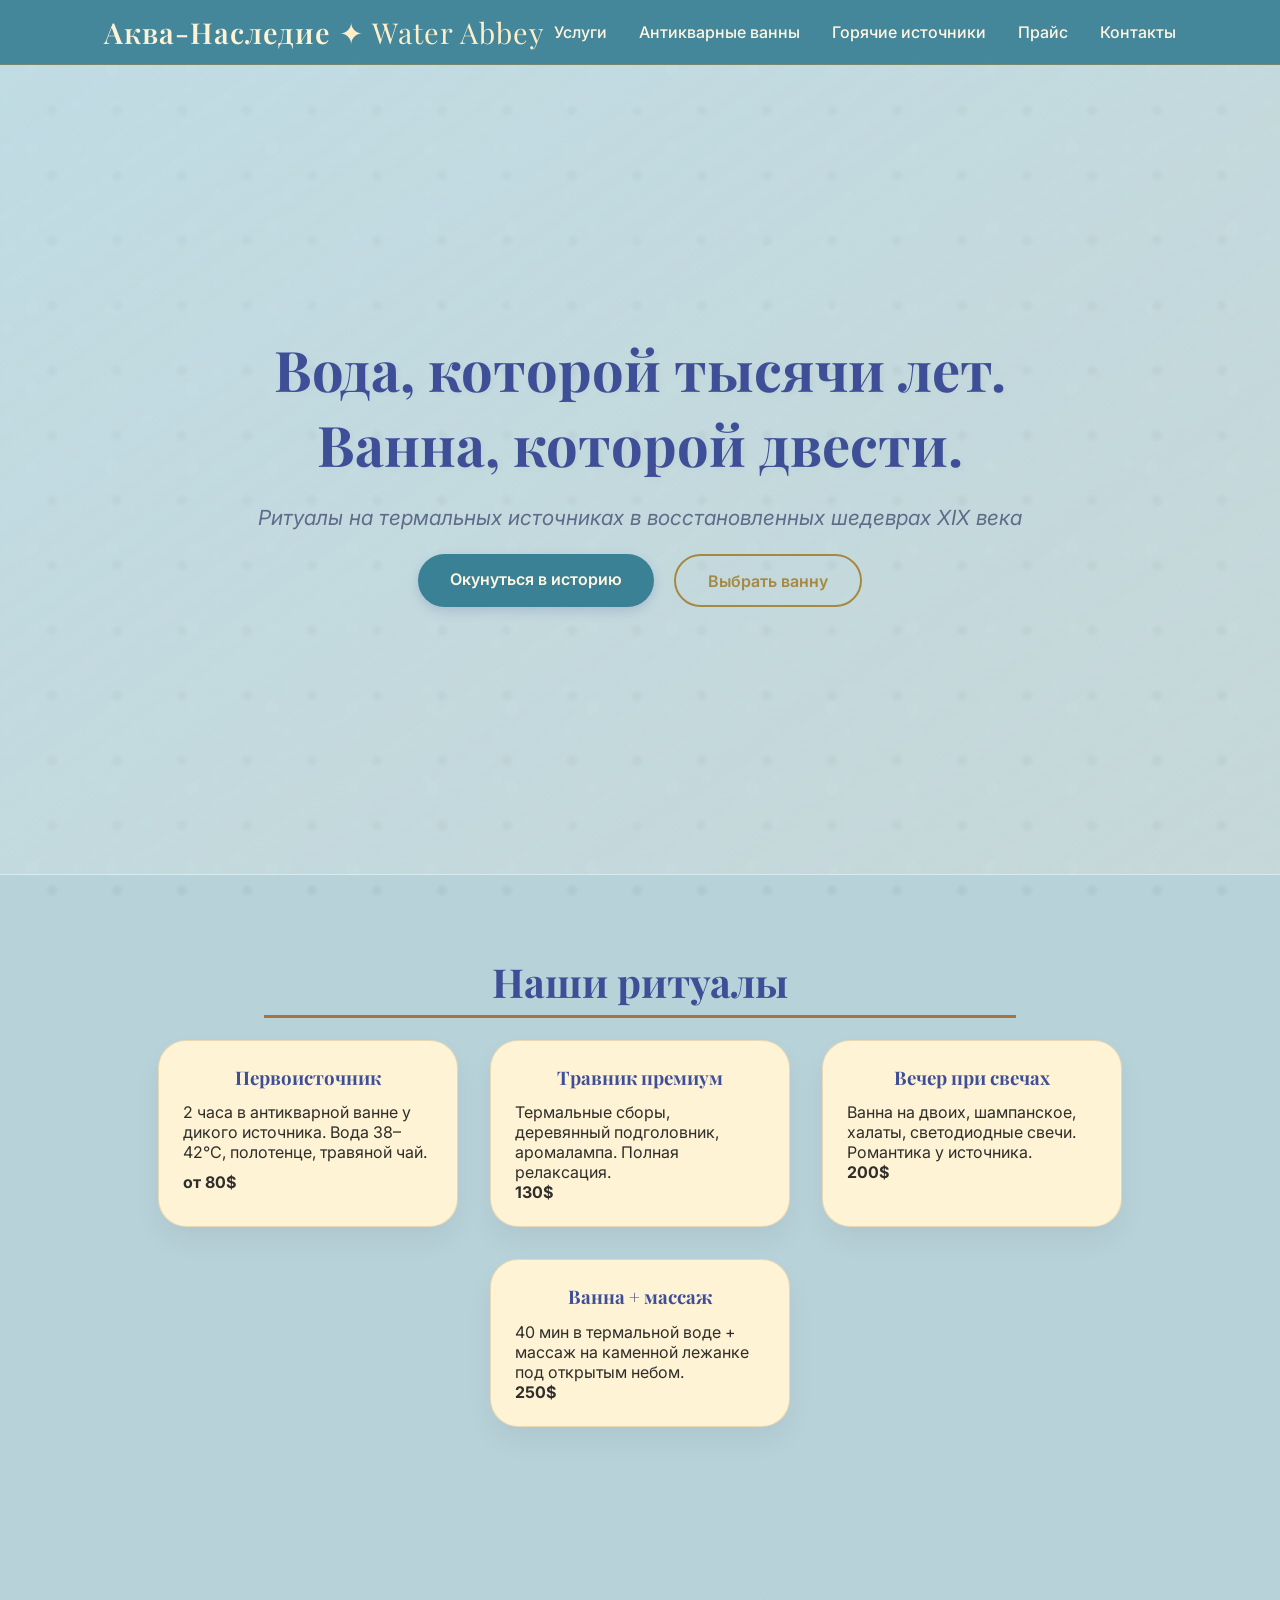
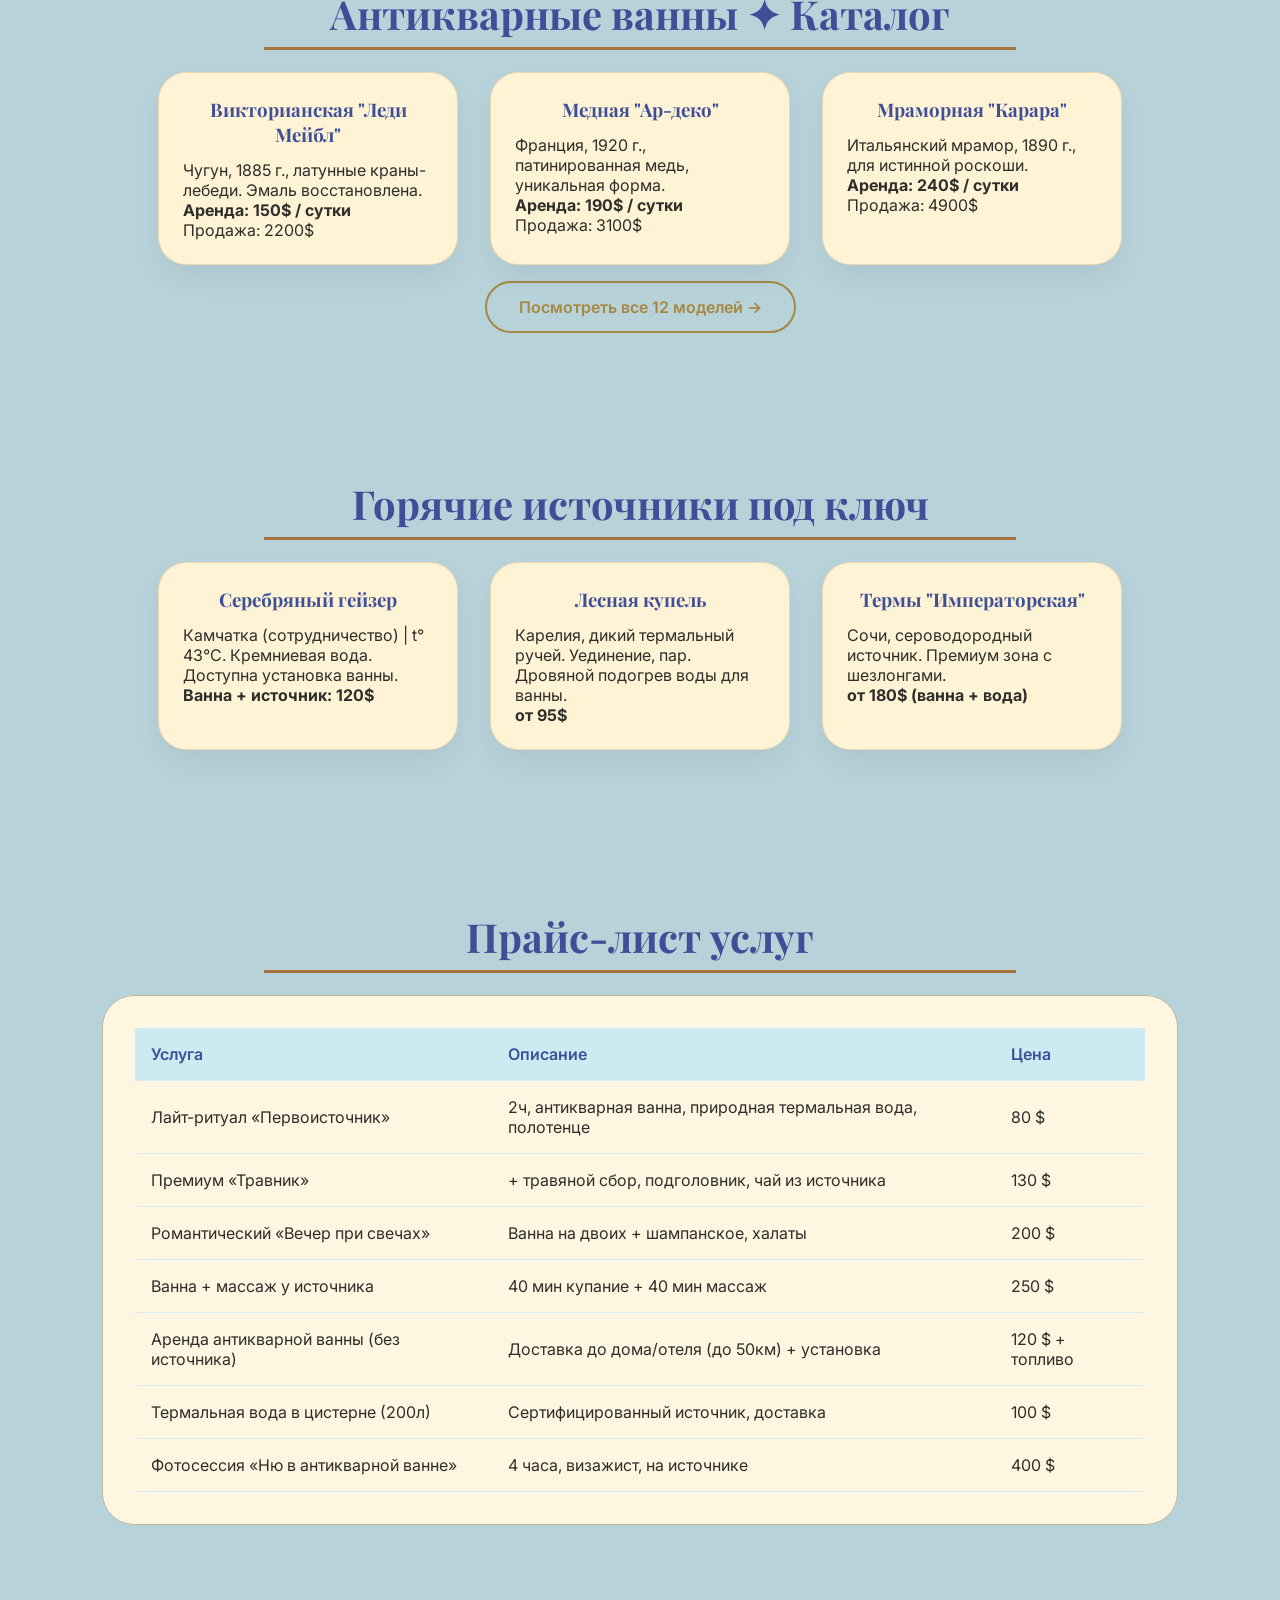
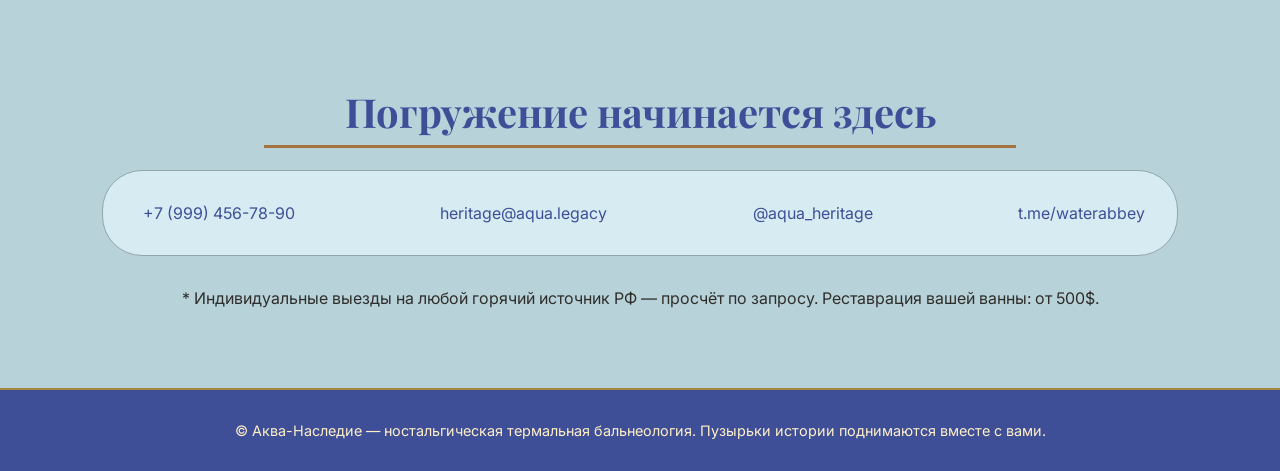
<file: index.html>
<!DOCTYPE html>
<html lang="ru">
<head>
    <meta charset="UTF-8">
    <meta name="viewport" content="width=device-width, initial-scale=1.0, user-scalable=yes">
    <title>Аква-Наследие | Антикварные ванны и горячие источники</title>
    <link href="https://fonts.googleapis.com/css2?family=Playfair+Display:ital,wght@0,400;0,500;0,600;0,700;1,400&family=Inter:opsz,wght@14..32,300;14..32,400;14..32,500;14..32,600&display=swap" rel="stylesheet">
    <link rel="stylesheet" href="style.css">

    <!-- Yandex.Metrika counter -->
    <script type="text/javascript">
        (function(m,e,t,r,i,k,a){
            m[i]=m[i]||function(){(m[i].a=m[i].a||[]).push(arguments)};
            m[i].l=1*new Date();
            for (var j = 0; j < document.scripts.length; j++) {if (document.scripts[j].src === r) { return; }}
            k=e.createElement(t),a=e.getElementsByTagName(t)[0],k.async=1,k.src=r,a.parentNode.insertBefore(k,a)
        })(window, document,'script','https://mc.yandex.ru/metrika/tag.js?id=110040824', 'ym');

        ym(110040824, 'init', {ssr:true, webvisor:true, clickmap:true, ecommerce:"dataLayer", referrer: document.referrer, url: location.href, accurateTrackBounce:true, trackLinks:true});
    </script>
    <noscript><div><img src="https://mc.yandex.ru/watch/110040824" style="position:absolute; left:-9999px;" alt="" /></div></noscript>
    <!-- /Yandex.Metrika counter -->
    
</head>
<body>

<!-- Фоновая текстура воды -->
<div class="water-texture"></div>

<!-- Контейнер для мыльных пузырей -->
<div id="bubbleContainer" class="bubble-container"></div>

<div class="content">
    <header class="site-header">
        <div class="header-container">
            <a href="/" class="logo">Аква-Наследие <span>✦ Water Abbey</span></a>
            <nav>
                <ul class="nav-list">
                    <li><a href="#services">Услуги</a></li>
                    <li><a href="#baths">Антикварные ванны</a></li>
                    <li><a href="#springs">Горячие источники</a></li>
                    <li><a href="#prices">Прайс</a></li>
                    <li><a href="#contacts">Контакты</a></li>
                </ul>
            </nav>
        </div>
    </header>

    <section class="hero" id="hero">
        <h1 class="hero-title">Вода, которой тысячи лет.<br> Ванна, которой двести.</h1>
        <p class="hero-sub">Ритуалы на термальных источниках в восстановленных шедеврах XIX века</p>
        <div class="btn-group">
            <a href="#services" class="btn btn-primary">Окунуться в историю</a>
            <a href="#baths" class="btn btn-outline">Выбрать ванну</a>
        </div>
    </section>

    <section id="services">
        <h2 class="section-title">Наши ритуалы</h2>
        <div class="cards-grid">
            <div class="card"><i class="fas fa-hot-tub"></i><h3>Первоисточник</h3><p>2 часа в антикварной ванне у дикого источника. Вода 38–42°C, полотенце, травяной чай.</p><p style="margin-top:10px;"><strong>от 80$</strong></p></div>
            <div class="card"><i class="fas fa-feather-alt"></i><h3>Травник премиум</h3><p>Термальные сборы, деревянный подголовник, аромалампа. Полная релаксация.</p><p><strong>130$</strong></p></div>
            <div class="card"><i class="fas fa-wine-bottle"></i><h3>Вечер при свечах</h3><p>Ванна на двоих, шампанское, халаты, светодиодные свечи. Романтика у источника.</p><p><strong>200$</strong></p></div>
            <div class="card"><i class="fas fa-hand-spa"></i><h3>Ванна + массаж</h3><p>40 мин в термальной воде + массаж на каменной лежанке под открытым небом.</p><p><strong>250$</strong></p></div>
        </div>
    </section>

    <section id="baths">
        <h2 class="section-title">Антикварные ванны ✦ Каталог</h2>
        <div class="cards-grid">
            <div class="card"><i class="fas fa-bath"></i><h3>Викторианская "Леди Мейбл"</h3><p>Чугун, 1885 г., латунные краны-лебеди. Эмаль восстановлена.</p><p><strong>Аренда: 150$ / сутки</strong><br>Продажа: 2200$</p></div>
            <div class="card"><i class="fas fa-crown"></i><h3>Медная "Ар-деко"</h3><p>Франция, 1920 г., патинированная медь, уникальная форма.</p><p><strong>Аренда: 190$ / сутки</strong><br>Продажа: 3100$</p></div>
            <div class="card"><i class="fas fa-gem"></i><h3>Мраморная "Карара"</h3><p>Итальянский мрамор, 1890 г., для истинной роскоши.</p><p><strong>Аренда: 240$ / сутки</strong><br>Продажа: 4900$</p></div>
        </div>
        <div style="text-align: center; margin-top: 2rem;"><a href="моделиванн.html" class="btn btn-outline">Посмотреть все 12 моделей →</a></div>
    </section>

    <section id="springs">
        <h2 class="section-title">Горячие источники под ключ</h2>
        <div class="cards-grid">
            <div class="card"><i class="fas fa-mountain"></i><h3>Серебряный гейзер</h3><p>Камчатка (сотрудничество) | t° 43°C. Кремниевая вода. Доступна установка ванны.</p><p><strong>Ванна + источник: 120$</strong></p></div>
            <div class="card"><i class="fas fa-tree"></i><h3>Лесная купель</h3><p>Карелия, дикий термальный ручей. Уединение, пар. Дровяной подогрев воды для ванны.</p><p><strong>от 95$</strong></p></div>
            <div class="card"><i class="fas fa-water"></i><h3>Термы "Императорская"</h3><p>Сочи, сероводородный источник. Премиум зона с шезлонгами.</p><p><strong>от 180$ (ванна + вода)</strong></p></div>
        </div>
    </section>

    <section id="prices">
        <h2 class="section-title">Прайс-лист услуг</h2>
        <div class="price-table">
            <table>
                <thead>
                    <tr><th>Услуга</th><th>Описание</th><th>Цена</th></tr>
                </thead>
                <tbody>
                    <tr><td>Лайт-ритуал «Первоисточник»</td><td>2ч, антикварная ванна, природная термальная вода, полотенце</td><td>80 $</td></tr>
                    <tr><td>Премиум «Травник»</td><td>+ травяной сбор, подголовник, чай из источника</td><td>130 $</td></tr>
                    <tr><td>Романтический «Вечер при свечах»</td><td>Ванна на двоих + шампанское, халаты</td><td>200 $</td></tr>
                    <tr><td>Ванна + массаж у источника</td><td>40 мин купание + 40 мин массаж</td><td>250 $</td></tr>
                    <tr><td>Аренда антикварной ванны (без источника)</td><td>Доставка до дома/отеля (до 50км) + установка</td><td>120 $ + топливо</td></tr>
                    <tr><td>Термальная вода в цистерне (200л)</td><td>Сертифицированный источник, доставка</td><td>100 $</td></tr>
                    <tr><td>Фотосессия «Ню в антикварной ванне»</td><td>4 часа, визажист, на источнике</td><td>400 $</td></tr>
                </tbody>
            </table>
        </div>
    </section>

    <section id="contacts">
        <h2 class="section-title">Погружение начинается здесь</h2>
        <div class="contact-info">
            <div><i class="fas fa-phone-alt"></i> +7 (999) 456-78-90</div>
            <div><i class="fas fa-envelope"></i> heritage@aqua.legacy</div>
            <div><i class="fab fa-instagram"></i> @aqua_heritage</div>
            <div><i class="fab fa-telegram"></i> t.me/waterabbey</div>
        </div>
        <p style="margin-top: 2rem; text-align: center;">* Индивидуальные выезды на любой горячий источник РФ — просчёт по запросу. Реставрация вашей ванны: от 500$.</p>
    </section>

    <footer>
        <p>© Аква-Наследие — ностальгическая термальная бальнеология. Пузырьки истории поднимаются вместе с вами.</p>
    </footer>
</div>
<script src="script.js"></script>
</body>
</html>
</file>
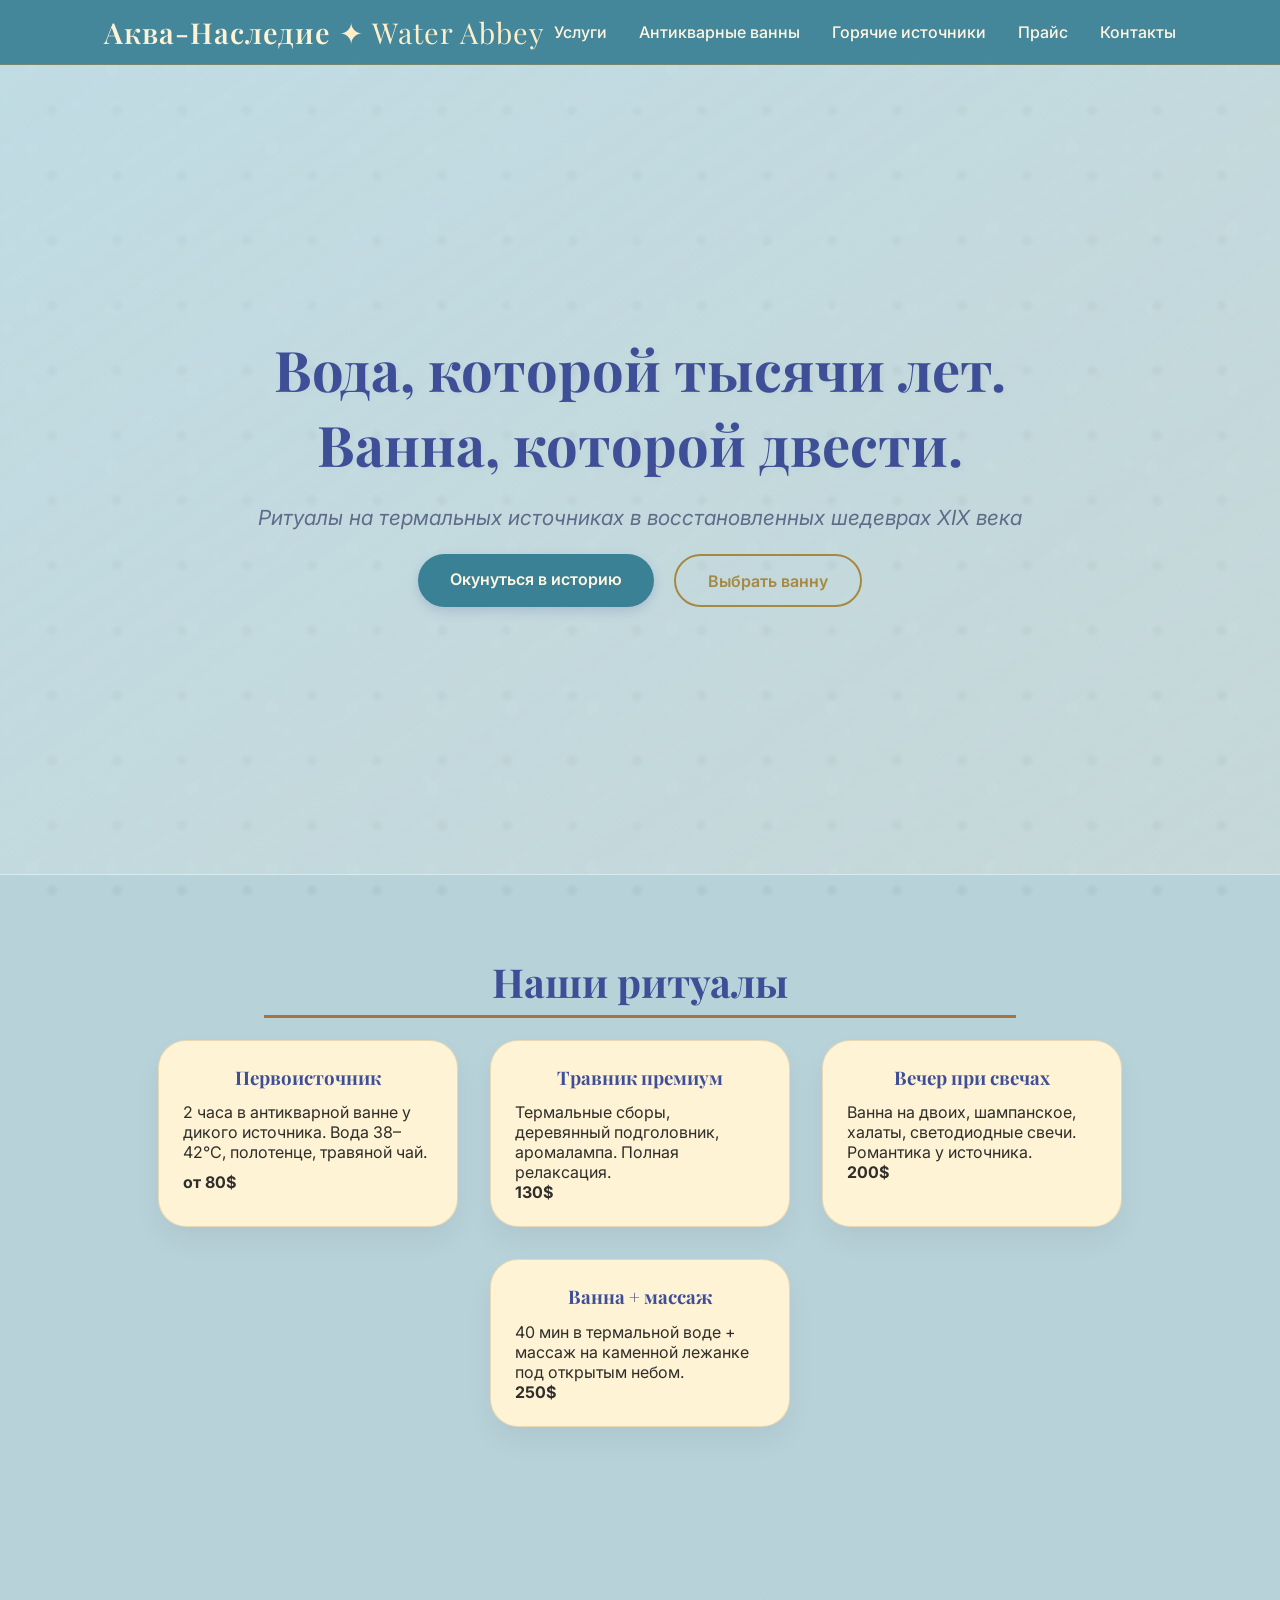
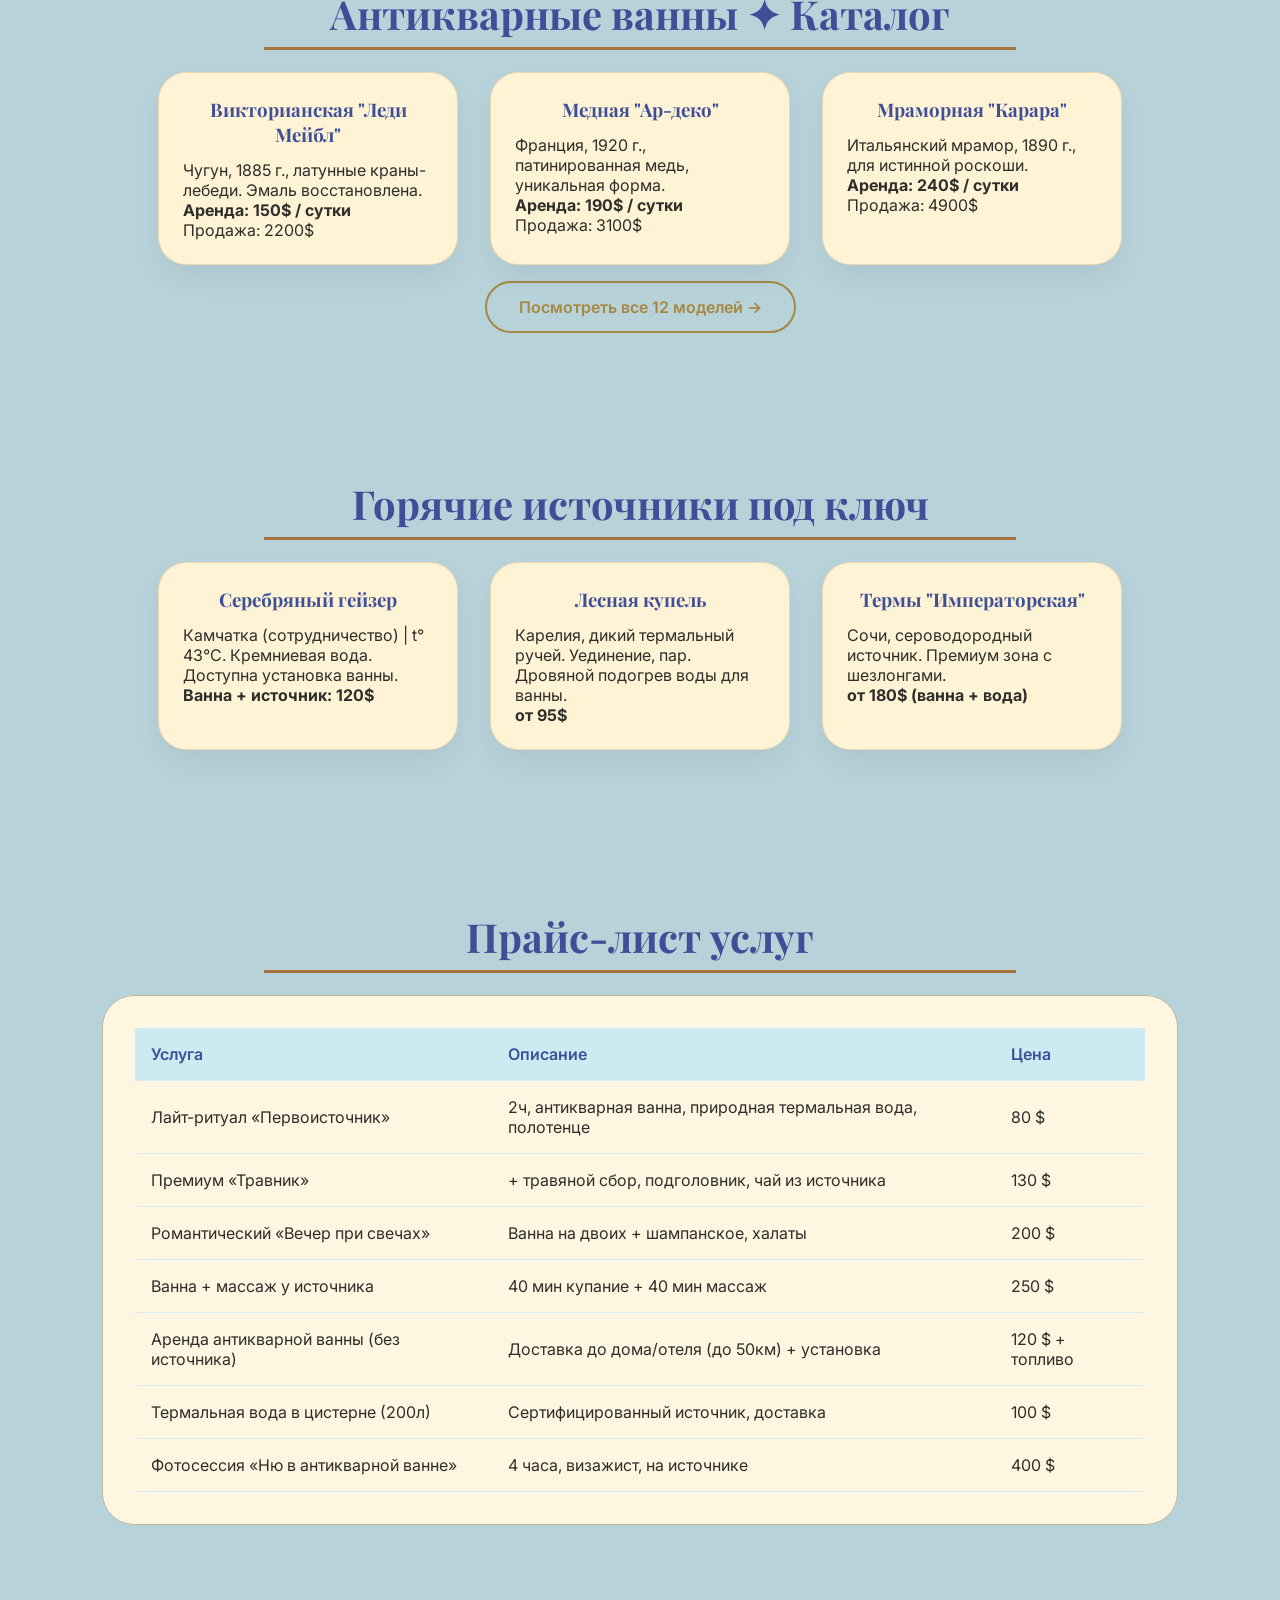
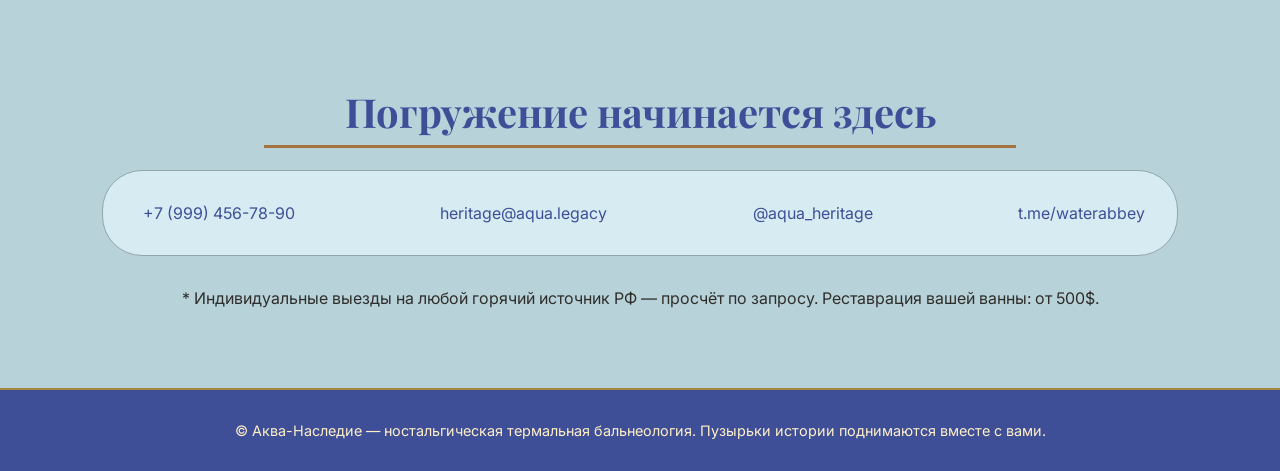
<file: html.html>
<!DOCTYPE html>
<html lang="ru">
<head>
    <meta charset="UTF-8">
    <meta name="viewport" content="width=device-width, initial-scale=1.0, user-scalable=yes">
    <title>Аква-Наследие | Антикварные ванны и горячие источники</title>
    <link href="https://fonts.googleapis.com/css2?family=Playfair+Display:ital,wght@0,400;0,500;0,600;0,700;1,400&family=Inter:opsz,wght@14..32,300;14..32,400;14..32,500;14..32,600&display=swap" rel="stylesheet">
    <link rel="stylesheet" href="style.css">

    <!-- Yandex.Metrika counter -->
    <script type="text/javascript">
        (function(m,e,t,r,i,k,a){
            m[i]=m[i]||function(){(m[i].a=m[i].a||[]).push(arguments)};
            m[i].l=1*new Date();
            for (var j = 0; j < document.scripts.length; j++) {if (document.scripts[j].src === r) { return; }}
            k=e.createElement(t),a=e.getElementsByTagName(t)[0],k.async=1,k.src=r,a.parentNode.insertBefore(k,a)
        })(window, document,'script','https://mc.yandex.ru/metrika/tag.js?id=110040824', 'ym');

        ym(110040824, 'init', {ssr:true, webvisor:true, clickmap:true, ecommerce:"dataLayer", referrer: document.referrer, url: location.href, accurateTrackBounce:true, trackLinks:true});
    </script>
    <noscript><div><img src="https://mc.yandex.ru/watch/110040824" style="position:absolute; left:-9999px;" alt="" /></div></noscript>
    <!-- /Yandex.Metrika counter -->
    
</head>
<body>

<!-- Фоновая текстура воды -->
<div class="water-texture"></div>

<!-- Контейнер для мыльных пузырей -->
<div id="bubbleContainer" class="bubble-container"></div>

<div class="content">
    <header class="site-header">
        <div class="header-container">
            <a href="/" class="logo">Аква-Наследие <span>✦ Water Abbey</span></a>
            <nav>
                <ul class="nav-list">
                    <li><a href="#services">Услуги</a></li>
                    <li><a href="#baths">Антикварные ванны</a></li>
                    <li><a href="#springs">Горячие источники</a></li>
                    <li><a href="#prices">Прайс</a></li>
                    <li><a href="#contacts">Контакты</a></li>
                </ul>
            </nav>
        </div>
    </header>

    <section class="hero" id="hero">
        <h1 class="hero-title">Вода, которой тысячи лет.<br> Ванна, которой двести.</h1>
        <p class="hero-sub">Ритуалы на термальных источниках в восстановленных шедеврах XIX века</p>
        <div class="btn-group">
            <a href="#services" class="btn btn-primary">Окунуться в историю</a>
            <a href="#baths" class="btn btn-outline">Выбрать ванну</a>
        </div>
    </section>

    <section id="services">
        <h2 class="section-title">Наши ритуалы</h2>
        <div class="cards-grid">
            <div class="card"><i class="fas fa-hot-tub"></i><h3>Первоисточник</h3><p>2 часа в антикварной ванне у дикого источника. Вода 38–42°C, полотенце, травяной чай.</p><p style="margin-top:10px;"><strong>от 80$</strong></p></div>
            <div class="card"><i class="fas fa-feather-alt"></i><h3>Травник премиум</h3><p>Термальные сборы, деревянный подголовник, аромалампа. Полная релаксация.</p><p><strong>130$</strong></p></div>
            <div class="card"><i class="fas fa-wine-bottle"></i><h3>Вечер при свечах</h3><p>Ванна на двоих, шампанское, халаты, светодиодные свечи. Романтика у источника.</p><p><strong>200$</strong></p></div>
            <div class="card"><i class="fas fa-hand-spa"></i><h3>Ванна + массаж</h3><p>40 мин в термальной воде + массаж на каменной лежанке под открытым небом.</p><p><strong>250$</strong></p></div>
        </div>
    </section>

    <section id="baths">
        <h2 class="section-title">Антикварные ванны ✦ Каталог</h2>
        <div class="cards-grid">
            <div class="card"><i class="fas fa-bath"></i><h3>Викторианская "Леди Мейбл"</h3><p>Чугун, 1885 г., латунные краны-лебеди. Эмаль восстановлена.</p><p><strong>Аренда: 150$ / сутки</strong><br>Продажа: 2200$</p></div>
            <div class="card"><i class="fas fa-crown"></i><h3>Медная "Ар-деко"</h3><p>Франция, 1920 г., патинированная медь, уникальная форма.</p><p><strong>Аренда: 190$ / сутки</strong><br>Продажа: 3100$</p></div>
            <div class="card"><i class="fas fa-gem"></i><h3>Мраморная "Карара"</h3><p>Итальянский мрамор, 1890 г., для истинной роскоши.</p><p><strong>Аренда: 240$ / сутки</strong><br>Продажа: 4900$</p></div>
        </div>
        <div style="text-align: center; margin-top: 2rem;"><a href="моделиванн.html" class="btn btn-outline">Посмотреть все 12 моделей →</a></div>
    </section>

    <section id="springs">
        <h2 class="section-title">Горячие источники под ключ</h2>
        <div class="cards-grid">
            <div class="card"><i class="fas fa-mountain"></i><h3>Серебряный гейзер</h3><p>Камчатка (сотрудничество) | t° 43°C. Кремниевая вода. Доступна установка ванны.</p><p><strong>Ванна + источник: 120$</strong></p></div>
            <div class="card"><i class="fas fa-tree"></i><h3>Лесная купель</h3><p>Карелия, дикий термальный ручей. Уединение, пар. Дровяной подогрев воды для ванны.</p><p><strong>от 95$</strong></p></div>
            <div class="card"><i class="fas fa-water"></i><h3>Термы "Императорская"</h3><p>Сочи, сероводородный источник. Премиум зона с шезлонгами.</p><p><strong>от 180$ (ванна + вода)</strong></p></div>
        </div>
    </section>

    <section id="prices">
        <h2 class="section-title">Прайс-лист услуг</h2>
        <div class="price-table">
            <table>
                <thead>
                    <tr><th>Услуга</th><th>Описание</th><th>Цена</th></tr>
                </thead>
                <tbody>
                    <tr><td>Лайт-ритуал «Первоисточник»</td><td>2ч, антикварная ванна, природная термальная вода, полотенце</td><td>80 $</td></tr>
                    <tr><td>Премиум «Травник»</td><td>+ травяной сбор, подголовник, чай из источника</td><td>130 $</td></tr>
                    <tr><td>Романтический «Вечер при свечах»</td><td>Ванна на двоих + шампанское, халаты</td><td>200 $</td></tr>
                    <tr><td>Ванна + массаж у источника</td><td>40 мин купание + 40 мин массаж</td><td>250 $</td></tr>
                    <tr><td>Аренда антикварной ванны (без источника)</td><td>Доставка до дома/отеля (до 50км) + установка</td><td>120 $ + топливо</td></tr>
                    <tr><td>Термальная вода в цистерне (200л)</td><td>Сертифицированный источник, доставка</td><td>100 $</td></tr>
                    <tr><td>Фотосессия «Ню в антикварной ванне»</td><td>4 часа, визажист, на источнике</td><td>400 $</td></tr>
                </tbody>
            </table>
        </div>
    </section>

    <section id="contacts">
        <h2 class="section-title">Погружение начинается здесь</h2>
        <div class="contact-info">
            <div><i class="fas fa-phone-alt"></i> +7 (999) 456-78-90</div>
            <div><i class="fas fa-envelope"></i> heritage@aqua.legacy</div>
            <div><i class="fab fa-instagram"></i> @aqua_heritage</div>
            <div><i class="fab fa-telegram"></i> t.me/waterabbey</div>
        </div>
        <p style="margin-top: 2rem; text-align: center;">* Индивидуальные выезды на любой горячий источник РФ — просчёт по запросу. Реставрация вашей ванны: от 500$.</p>
    </section>

    <footer>
        <p>© Аква-Наследие — ностальгическая термальная бальнеология. Пузырьки истории поднимаются вместе с вами.</p>
    </footer>
</div>
<script src="script.js"></script>
</body>
</html>
</file>
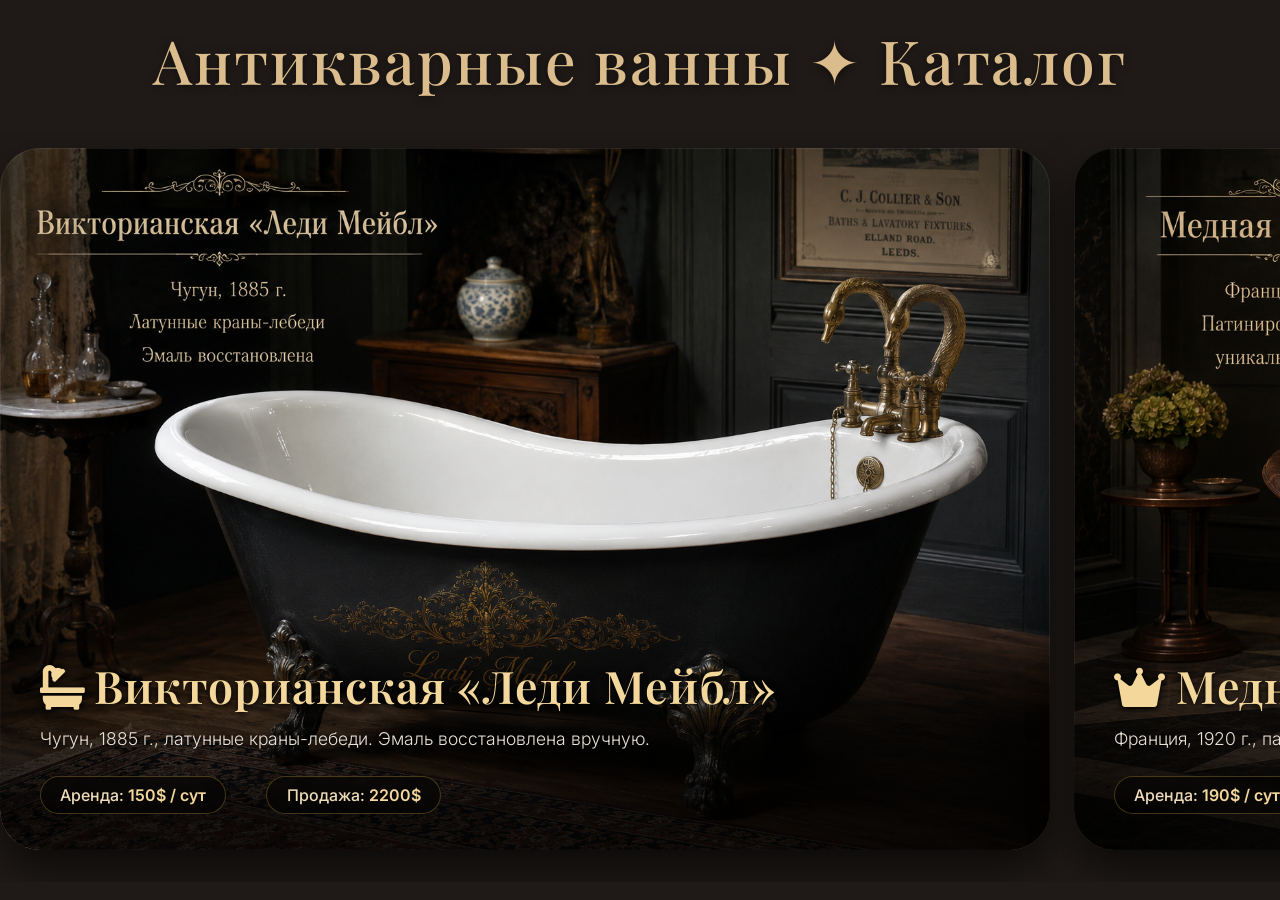
<file: моделиванн.html>
<!DOCTYPE html>
<html lang="ru">
<head>
    <meta charset="UTF-8">
    <meta name="viewport" content="width=device-width, initial-scale=1.0, user-scalable=yes">
    <title>Аква-Наследие | Антикварные ванны и горячие источники</title>
    <link href="https://fonts.googleapis.com/css2?family=Playfair+Display:ital,wght@0,400;0,500;0,600;0,700;1,400&family=Inter:opsz,wght@14..32,300;14..32,400;14..32,500;14..32,600&display=swap" rel="stylesheet">
    <link rel="stylesheet" href="https://cdnjs.cloudflare.com/ajax/libs/font-awesome/6.0.0-beta3/css/all.min.css">

    <!-- Yandex.Metrika counter -->
    <script type="text/javascript">
        (function(m,e,t,r,i,k,a){
            m[i]=m[i]||function(){(m[i].a=m[i].a||[]).push(arguments)};
            m[i].l=1*new Date();
            for (var j = 0; j < document.scripts.length; j++) {if (document.scripts[j].src === r) { return; }}
            k=e.createElement(t),a=e.getElementsByTagName(t)[0],k.async=1,k.src=r,a.parentNode.insertBefore(k,a)
        })(window, document,'script','https://mc.yandex.ru/metrika/tag.js?id=110040824', 'ym');

        ym(110040824, 'init', {ssr:true, webvisor:true, clickmap:true, ecommerce:"dataLayer", referrer: document.referrer, url: location.href, accurateTrackBounce:true, trackLinks:true});
    </script>
    <noscript><div><img src="https://mc.yandex.ru/watch/110040824" style="position:absolute; left:-9999px;" alt="" /></div></noscript>
    <!-- /Yandex.Metrika counter -->
    
    <style>
        body {
            margin: 0;
            padding: 0;
            background: #1a1a1a;
            font-family: 'Inter', sans-serif;
            color: #f0ede8;
            overflow-x: hidden;
        }

        #baths {
            height: 100vh;
            display: flex;
            flex-direction: column;
            justify-content: center;
            background: #1f1a17;
            position: relative;
        }

        .section-title {
            font-family: 'Playfair Display', serif;
            font-size: clamp(2.2rem, 5vw, 3.8rem);
            font-weight: 500;
            text-align: center;
            margin: 0 0 2rem 0;
            color: #dbbc8c;
            letter-spacing: 0.03em;
            text-shadow: 0 2px 8px rgba(0,0,0,0.5);
        }

        .cards-scroll {
            display: flex;
            gap: 1.5rem;
            overflow-x: auto;
            scroll-snap-type: x mandatory;
            -webkit-overflow-scrolling: touch;
            padding: 1rem 3rem 2rem 3rem;
            scroll-behavior: smooth;
            scrollbar-width: thin;
            scrollbar-color: #dbbc8c #2a211c;
        }

        .cards-scroll::-webkit-scrollbar {
            height: 8px;
        }
        .cards-scroll::-webkit-scrollbar-track {
            background: #2a211c;
            border-radius: 4px;
        }
        .cards-scroll::-webkit-scrollbar-thumb {
            background: #dbbc8c;
            border-radius: 4px;
        }

        .card {
            flex: 0 0 82vw;
            height: 78vh;
            border-radius: 2.5rem;
            scroll-snap-align: start;
            position: relative;
            background-size: cover;
            background-position: center;
            background-repeat: no-repeat;
            display: flex;
            align-items: flex-end;
            justify-content: flex-start;
            box-shadow: 0 20px 40px rgba(0,0,0,0.6), inset 0 0 0 1px rgba(255,255,255,0.08);
            transition: transform 0.3s ease, box-shadow 0.3s ease;
            cursor: pointer;
            overflow: hidden;
        }

        .card:hover {
            transform: translateY(-8px);
            box-shadow: 0 30px 50px rgba(0,0,0,0.8), inset 0 0 0 2px rgba(212, 175, 55, 0.4);
        }

        .card-overlay {
            width: 100%;
            padding: 2.5rem 2.5rem 2.2rem 2.5rem;
            background: linear-gradient(to top, rgba(0,0,0,0.85) 20%, rgba(0,0,0,0.4) 70%, transparent);
            border-radius: 0 0 2.5rem 2.5rem;
            color: #f5ede1;
        }

        .card h3 {
            font-family: 'Playfair Display', serif;
            font-size: clamp(1.8rem, 4vw, 2.8rem);
            font-weight: 600;
            margin: 0 0 0.7rem 0;
            color: #f3d79b;
            letter-spacing: 0.02em;
            text-shadow: 0 2px 6px black;
        }

        .card .desc {
            font-size: 1.1rem;
            font-weight: 300;
            margin: 0 0 1.5rem 0;
            max-width: 65ch;
            line-height: 1.5;
            opacity: 0.95;
            text-shadow: 0 1px 4px black;
        }

        .card .pricing {
            display: flex;
            gap: 2.5rem;
            flex-wrap: wrap;
            font-size: 1rem;
        }

        .card .pricing span {
            background: rgba(0,0,0,0.5);
            backdrop-filter: blur(6px);
            padding: 0.5rem 1.2rem;
            border-radius: 2rem;
            border: 1px solid rgba(212, 175, 55, 0.3);
            color: #eedbba;
            font-weight: 500;
        }

        .card .pricing strong {
            color: #f3d79b;
            font-weight: 600;
        }

        @media (max-width: 768px) {
            .card {
                flex: 0 0 88vw;
                height: 75vh;
                border-radius: 2rem;
            }
            .cards-scroll {
                padding: 0.5rem 1.5rem 1.5rem 1.5rem;
                gap: 1rem;
            }
            .card-overlay {
                padding: 1.8rem 1.5rem 1.5rem 1.5rem;
            }
        }
    </style>
</head>
<body>
    <section id="baths">
        <h2 class="section-title">Антикварные ванны ✦ Каталог</h2>
        <div class="cards-scroll" id="cardsContainer">
            <div class="card" style="background-image: url('images/bath_1.png');">
                <div class="card-overlay">
                    <h3><i class="fas fa-bath" style="margin-right: 0.5rem;"></i>Викторианская «Леди Мейбл»</h3>
                    <p class="desc">Чугун, 1885 г., латунные краны-лебеди. Эмаль восстановлена вручную.</p>
                    <div class="pricing"><span>Аренда: <strong>150$ / сут</strong></span><span>Продажа: <strong>2200$</strong></span></div>
                </div>
            </div>
            <div class="card" style="background-image: url('images/bath_2.png');">
                <div class="card-overlay">
                    <h3><i class="fas fa-crown"></i> Медная «Ар-деко»</h3>
                    <p class="desc">Франция, 1920 г., патинированная медь, уникальная геометричная форма.</p>
                    <div class="pricing"><span>Аренда: <strong>190$ / сут</strong></span><span>Продажа: <strong>3100$</strong></span></div>
                </div>
            </div>
            <div class="card" style="background-image: url('images/bath_3.png');">
                <div class="card-overlay">
                    <h3><i class="fas fa-gem"></i> Мраморная «Карара»</h3>
                    <p class="desc">Итальянский мрамор, 1890 г., для истинной роскоши и вечности.</p>
                    <div class="pricing"><span>Аренда: <strong>240$ / сут</strong></span><span>Продажа: <strong>4900$</strong></span></div>
                </div>
            </div>
            <div class="card" style="background-image: url('images/bath_4.png');">
                <div class="card-overlay">
                    <h3><i class="fas fa-feather-alt"></i> Эдвардианская «Мелоди»</h3>
                    <p class="desc">Англия, 1902 г., двойные ручки из слоновой кости, глубокий эмалевый слой.</p>
                    <div class="pricing"><span>Аренда: <strong>175$ / сут</strong></span><span>Продажа: <strong>2800$</strong></span></div>
                </div>
            </div>
            <div class="card" style="background-image: url('images/bath_5.png');">
                <div class="card-overlay">
                    <h3><i class="fas fa-water"></i> Римская «Терма»</h3>
                    <p class="desc">Воссозданная модель I в. н.э., бронза и травертин, подогрев дровяной.</p>
                    <div class="pricing"><span>Аренда: <strong>320$ / сут</strong></span><span>Продажа: <strong>5900$</strong></span></div>
                </div>
            </div>
            <div class="card" style="background-image: url('images/bath_6.png');">
                <div class="card-overlay">
                    <h3><i class="fas fa-champagne-glasses"></i> Бель Эпок «Маргарита»</h3>
                    <p class="desc">Париж, 1898 г., позолоченные ножки в виде лап льва, ручная роспись.</p>
                    <div class="pricing"><span>Аренда: <strong>210$ / сут</strong></span><span>Продажа: <strong>3600$</strong></span></div>
                </div>
            </div>
            <div class="card" style="background-image: url('images/bath_7.png');">
                <div class="card-overlay">
                    <h3><i class="fas fa-music"></i> Георгианская «Симфония»</h3>
                    <p class="desc">Дуб и олово, 1780 г., редкий овальный силуэт, реставрация 2023 г.</p>
                    <div class="pricing"><span>Аренда: <strong>260$ / сут</strong></span><span>Продажа: <strong>4300$</strong></span></div>
                </div>
            </div>
            <div class="card" style="background-image: url('images/bath_8.png');">
                <div class="card-overlay">
                    <h3><i class="fas fa-moon"></i> Восточная «Сказка Шахерезады»</h3>
                    <p class="desc">Марокко, 1910 г., кованая медь, эмаль с арабесками, глубокий резервуар.</p>
                    <div class="pricing"><span>Аренда: <strong>195$ / сут</strong></span><span>Продажа: <strong>3400$</strong></span></div>
                </div>
            </div>
            <div class="card" style="background-image: url('images/bath_9.jpeg');">
                <div class="card-overlay">
                    <h3><i class="fas fa-seedling"></i> Модерн «Ирис»</h3>
                    <p class="desc">Австрия, 1905 г., плавные линии, керамика с растительным орнаментом.</p>
                    <div class="pricing"><span>Аренда: <strong>230$ / сут</strong></span><span>Продажа: <strong>4100$</strong></span></div>
                </div>
            </div>
            <div class="card" style="background-image: url('images/bath_10.jpeg');">
                <div class="card-overlay">
                    <h3><i class="fas fa-umbrella-beach"></i> Колониальная «Индия»</h3>
                    <p class="desc">Тик и медь, 1870 г., привезена из Бомбея, массивные ножки-слоны.</p>
                    <div class="pricing"><span>Аренда: <strong>185$ / сут</strong></span><span>Продажа: <strong>3700$</strong></span></div>
                </div>
            </div>
            <div class="card" style="background-image: url('images/bath_11.jpeg');">
                <div class="card-overlay">
                    <h3><i class="fas fa-star"></i> Неоклассика «Аврора»</h3>
                    <p class="desc">Белый мрамор и бронза, 1830 г., римские колонны по бокам.</p>
                    <div class="pricing"><span>Аренда: <strong>300$ / сут</strong></span><span>Продажа: <strong>5400$</strong></span></div>
                </div>
            </div>
            <div class="card" style="background-image: url('images/bath_12.jpeg');">
                <div class="card-overlay">
                    <h3><i class="fas fa-torii-gate"></i> Японская «Офуро»</h3>
                    <p class="desc">Криптомерия, 1895 г., традиционная глубокая купель, ручная работа.</p>
                    <div class="pricing"><span>Аренда: <strong>165$ / сут</strong></span><span>Продажа: <strong>2900$</strong></span></div>
                </div>
            </div>
        </div>
    </section>

    <script>
        (function() {
            const container = document.getElementById('cardsContainer');
            if (!container) {
                console.error('Контейнер #cardsContainer не найден!');
                return;
            }

            console.log('Инвертированный скролл активирован. Наведите курсор на каталог и крутите колёсико мыши.');

            container.addEventListener('wheel', function(e) {
                // Предотвращаем вертикальную прокрутку страницы
                e.preventDefault();
                
                // Используем deltaY для горизонтального смещения
                // Умножаем на 1 для естественной скорости (можно изменить)
                const scrollAmount = e.deltaY;
                
                // Плавно прокручиваем контейнер
                container.scrollBy({
                    left: scrollAmount,
                    behavior: 'auto' // 'smooth' может давать задержку, используем auto
                });
            }, { passive: false });

            // Дополнительная поддержка для трекпадов (обычно deltaX уже работает)
            // Но если хотим, чтобы горизонтальное колесо тоже управлялось, оставим как есть
        })();

        function setupCyclicScroll(containerSelector) {
    const container = document.querySelector(containerSelector);
    if (!container) return;

    const cards = Array.from(container.children);
    if (cards.length === 0) return;

    const cardWidth = cards[0].offsetWidth;
    const gap = parseInt(getComputedStyle(container).gap || '0');
    const fullCardWidth = cardWidth + gap;

    function scrollHandler() {
        const scrollLeft = container.scrollLeft;
        const maxScroll = container.scrollWidth - container.clientWidth;

        // Если дошли до конца (осталось меньше 1.5 карточки), перемещаем первые карточки в конец
        if (scrollLeft + container.clientWidth >= container.scrollWidth - fullCardWidth * 1.5) {
            const firstCard = container.children[0];
            container.appendChild(firstCard);
            // Корректируем позицию прокрутки, чтобы не было скачка
            container.scrollLeft -= fullCardWidth;
        }
        // Если прокрутили в начало (левее 1.5 карточки), перемещаем последнюю в начало
        else if (scrollLeft <= fullCardWidth * 1.5) {
            const lastCard = container.children[container.children.length - 1];
            container.prepend(lastCard);
            container.scrollLeft += fullCardWidth;
        }
    }

    container.addEventListener('scroll', scrollHandler);
}

document.addEventListener('DOMContentLoaded', () => {
    setupCyclicScroll('.cardsContainer');
});
    </script>
</body>
</html>
</file>
<file: style.css>
/* ----- Базовые сбросы ----- */
* {
    margin: 0;
    padding: 0;
    box-sizing: border-box;
}

body {
    font-family: 'Inter', sans-serif;
    background: rgba(178, 207, 215, 0.92);;
    color: #2F2E2A;
    scroll-behavior: smooth;
    overflow-x: hidden;
}

h1, h2, h3, .logo, .nav-links a, .hero-title {
    font-family: 'Playfair Display', serif;
    text-align: center;
}

/* Фоновая текстура воды */
.water-texture {
    position: fixed;
    top: 0;
    left: 0;
    width: 100%;
    height: 100%;
    background-image: radial-gradient(circle at 10% 30%, rgba(182, 219, 229, 0.2) 4%, transparent 10%),
                      radial-gradient(circle at 80% 70%, rgba(145, 166, 172, 0.2) 3%, transparent 10%),
                      radial-gradient(circle at 40% 85%, rgba(205, 234, 242, 0.1) 6%, transparent 10%);
    background-size: 70px 45px, 65px 65px, 80px 80px;
    pointer-events: none;
    z-index: 0;
}

.content {
    position: relative;
    z-index: 2;
}

/* ----- КОНТЕЙНЕР ДЛЯ ПУЗЫРЕЙ (ВАЖНО: должен быть в HTML) ----- */
.bubble-container {
    position: fixed;
    top: 0;
    left: 0;
    width: 100%;
    height: 100%;
    pointer-events: none;
    z-index: 9999;
    overflow: hidden;
}

/* ----- СТИЛИ ПУЗЫРЯ С ПЕРЕЛИВАМИ И БОКОВЫМ ПОЯВЛЕНИЕМ (CSS ЧАСТЬ) ----- */
.bubble {
    position: absolute;
    bottom: -50px;
    border-radius: 50%;
    /* Радужный градиент с голубым отливом и переливом */
    background: radial-gradient(circle at 30% 28%, 
                rgba(180, 220, 250, 0.65), 
                rgba(100, 160, 220, 0.55),
                rgba(160, 120, 210, 0.45));
    box-shadow: 0 0 12px rgba(80, 180, 255, 0.8),
                0 0 25px rgba(140, 100, 230, 0.5),
                inset 0 0 12px rgba(255, 250, 210, 0.9);
    animation: rise linear forwards, colorShift 5s ease-in-out infinite;
    cursor: pointer;
    pointer-events: auto;
    backdrop-filter: blur(1px);
}

/* Анимация подъёма */
@keyframes rise {
    0% {
        transform: translateY(0) scale(0.6);
        opacity: 0.8;
    }
    100% {
        transform: translateY(-120vh) scale(1.2);
        opacity: 0;
    }
}

/* Анимация перелива цветов (радужный эффект) */
@keyframes colorShift {
    0% {
        background: radial-gradient(circle at 30% 28%, rgba(140, 200, 250, 0.7), rgba(70, 140, 210, 0.6));
    }
    33% {
        background: radial-gradient(circle at 30% 28%, rgba(200, 180, 250, 0.7), rgba(120, 100, 210, 0.6));
    }
    66% {
        background: radial-gradient(circle at 30% 28%, rgba(180, 230, 200, 0.6), rgba(80, 170, 190, 0.7));
    }
    100% {
        background: radial-gradient(circle at 30% 28%, rgba(140, 200, 250, 0.7), rgba(70, 140, 210, 0.6));
    }
}

/* ----- ШАПКА ----- */
.site-header {
    position: sticky;
    top: 0;
    background: rgba(59, 129, 149, 0.92);
    backdrop-filter: blur(12px);
    padding: 0.8rem 0;
    z-index: 50;
    border-bottom: 1px solid rgba(166, 136, 65, 0.5);
}

.header-container {
    max-width: 1200px;
    margin: 0 auto;
    padding: 0 5%;
    display: flex;
    justify-content: space-between;
    align-items: center;
    flex-wrap: wrap;
}

.logo {
    font-family: 'Playfair Display', serif;
    font-size: 1.8rem;
    font-weight: 600;
    color: #FFF3D6;
    text-decoration: none;
    letter-spacing: 1px;
}
.logo span {
    color: #FFEFC9;
    font-weight: 400;
}

.nav-list {
    display: flex;
    gap: 2rem;
    list-style: none;
}

.nav-list a {
    font-family: 'Inter', sans-serif;
    color: #FFF6E1;
    text-decoration: none;
    font-weight: 500;
    transition: color 0.3s;
}
.nav-list a:hover {
    color: #FFEFC9;
    text-shadow: 0 0 4px rgba(255,239,201,0.5);
}

/* ----- Секции ----- */
section {
    padding: 5rem 8%;
    scroll-margin-top: 80px;
}

.hero {
    min-height: 90vh;
    display: flex;
    flex-direction: column;
    justify-content: center;
    align-items: center;
    text-align: center;
    background: linear-gradient(145deg, rgba(205, 234, 242, 0.4), rgba(255, 238, 210, 0.2));
    border-bottom: 1px solid #D7ECF2;
}
.hero-title {
    font-size: 3.5rem;
    font-weight: 700;
    color: #3E4F97;
    max-width: 900px;
    text-shadow: 2px 2px 6px rgba(0,0,0,0.04);
}
.hero-sub {
    font-size: 1.3rem;
    margin: 1.5rem 0;
    color: #5F6B8A;
    font-style: italic;
}

.btn-group {
    display: flex;
    gap: 1.2rem;
    flex-wrap: wrap;
    justify-content: center;
}
.btn {
    padding: 0.9rem 2rem;
    border-radius: 40px;
    font-weight: 600;
    text-decoration: none;
    transition: 0.3s;
}
.btn-primary {
    background: #3B8195;
    color: #FFF6E1;
    border: none;
    box-shadow: 0 4px 12px rgba(62, 79, 151, 0.2);
}
.btn-primary:hover {
    background: #2c6575;
    transform: translateY(-3px);
}
.btn-outline {
    background: transparent;
    border: 2px solid #A68841;
    color: #A68841;
}
.btn-outline:hover {
    background: #A68841;
    color: #FFF6E1;
    transform: translateY(-2px);
}

.section-title {
    font-size: 2.5rem;
    margin-bottom: 2rem;
    position: relative;
    display: inline-block;
    color: #3E4F97;
    display: flex;
    justify-content: center;
    
}
.section-title:after {
    content: '';
    position: absolute;
    bottom: -10px;
    
    width: 70%;
    height: 3px;
    background: #A67441;
}

.cards-grid {
    display: flex;
    flex-wrap: wrap;
    gap: 2rem;
    justify-content: center;
}

.card {
    background: #FFF3D6;
    backdrop-filter: blur(2px);
    border-radius: 28px;
    padding: 1.5rem;
    width: 300px;
    box-shadow: 0 14px 28px rgba(0, 0, 0, 0.05);
    transition: 0.25s;
    border: 1px solid rgba(166, 136, 65, 0.25);
}
.card:hover {
    transform: translateY(-8px);
    background: #FFEFC9;
    border-color: #A68841;
}
.card i {
    font-size: 2.5rem;
    color: #3B8195;
    margin-bottom: 1rem;
}
.card h3 {
    color: #3E4F97;
    margin-bottom: 0.8rem;
}

.price-table {
    background: #FFF6E1;
    border-radius: 32px;
    padding: 2rem;
    overflow-x: auto;
    border: 1px solid #BFB6A1;
}
table {
    width: 100%;
    border-collapse: collapse;
}
th, td {
    text-align: left;
    padding: 1rem;
    border-bottom: 1px solid #D7ECF2;
}
th {
    color: #3E4F97;
    font-weight: 600;
    background: #CDEAF2;
}
tr:hover td {
    background: #FFF0E1;
}

.contact-info {
    display: flex;
    gap: 2rem;
    flex-wrap: wrap;
    justify-content: space-between;
    background: #D7ECF2;
    padding: 2rem;
    border-radius: 40px;
    color: #3E4F97;
    border: 1px solid #91A6AC;
}
.contact-info i {
    margin-right: 8px;
    color: #A67441;
}

footer {
    background: #3E4F97;
    color: #FFEFC9;
    text-align: center;
    padding: 2rem;
    font-size: 0.9rem;
    border-top: 2px solid #A68841;
}

@media (max-width: 768px) {
    .hero-title { font-size: 2.2rem; }
    section { padding: 3rem 5%; }
    .header-container { flex-direction: column; gap: 0.8rem; }
    .nav-list { gap: 1rem; flex-wrap: wrap; justify-content: center; }
}
















/* ----- Горизонтальный скроллинг с 12 большими карточками ----- */
.horizontal-scroll-section {
    padding: 3rem 5%;
    background: #FFF6E1;
    border-radius: 40px;
    margin: 2rem auto;
    max-width: 1600px;
}

.scroll-wrapper {
    position: relative;
    margin-top: 2rem;
}

.scroll-container {
    display: flex;
    flex-direction: row;
    gap: 2rem;
    overflow-x: auto;
    scroll-behavior: smooth;
    padding: 0.5rem 0.5rem 2rem 0.5rem;
    -webkit-overflow-scrolling: touch;
    scrollbar-width: thin;
    scrollbar-color: #A68841 #E2D9CC;
}

/* Стилизация полосы прокрутки */
.scroll-container::-webkit-scrollbar {
    height: 8px;
}
.scroll-container::-webkit-scrollbar-track {
    background: #E2D9CC;
    border-radius: 10px;
}
.scroll-container::-webkit-scrollbar-thumb {
    background: #A68841;
    border-radius: 10px;
}

/* Карточка – большая, фиксированная ширина */
.scroll-card {
    flex: 0 0 auto;
    width: 380px;
    background: #FFFEF7;
    border-radius: 32px;
    overflow: hidden;
    box-shadow: 0 20px 35px -10px rgba(0, 0, 0, 0.15);
    transition: transform 0.3s, box-shadow 0.3s;
    border: 1px solid rgba(166, 136, 65, 0.25);
}

.scroll-card:hover {
    transform: translateY(-10px);
    box-shadow: 0 30px 45px -12px rgba(0, 0, 0, 0.25);
}

/* Изображение – крупное */
.card-image {
    width: 100%;
    height: 280px;
    overflow: hidden;
    background: #CDEAF2;
}
.card-image img {
    width: 100%;
    height: 100%;
    object-fit: cover;
    transition: transform 0.5s;
}
.scroll-card:hover .card-image img {
    transform: scale(1.04);
}

/* Текстовая информация */
.card-info {
    padding: 1.5rem;
    white-space: normal;
}
.card-info h3 {
    font-family: 'Playfair Display', serif;
    font-size: 1.5rem;
    color: #3E4F97;
    margin-bottom: 0.75rem;
}
.card-description {
    font-size: 0.95rem;
    color: #4A4A4A;
    line-height: 1.4;
    margin-bottom: 1rem;
}
.card-price {
    font-weight: 700;
    color: #A67441;
    font-size: 1rem;
    border-top: 1px dashed #E2D9CC;
    padding-top: 0.8rem;
}

/* Адаптивность для планшетов и телефонов */
@media (max-width: 1024px) {
    .scroll-card {
        width: 340px;
    }
    .card-image {
        height: 250px;
    }
}
@media (max-width: 768px) {
    .horizontal-scroll-section {
        padding: 2rem 4%;
    }
    .scroll-card {
        width: 280px;
    }
    .card-image {
        height: 210px;
    }
    .card-info h3 {
        font-size: 1.25rem;
    }
    .card-description {
        font-size: 0.85rem;
    }
}
@media (max-width: 480px) {
    .scroll-card {
        width: 260px;
    }
}


.scroll-btn {
    position: absolute;
    top: 50%;
    transform: translateY(-50%);
    background: #3B8195;
    color: white;
    border: none;
    width: 44px;
    height: 44px;
    border-radius: 50%;
    font-size: 1.8rem;
    cursor: pointer;
    z-index: 10;
    display: flex;
    align-items: center;
    justify-content: center;
    box-shadow: 0 4px 12px rgba(0,0,0,0.2);
    transition: 0.2s;
}
.scroll-btn:hover {
    background: #2c6575;
    transform: translateY(-50%) scale(1.05);
}
.scroll-left {
    left: -20px;
}
.scroll-right {
    right: -20px;
}
@media (max-width: 768px) {
    .scroll-left { left: 5px; }
    .scroll-right { right: 5px; }
    .scroll-btn { width: 36px; height: 36px; font-size: 1.4rem; }
}
</file>
